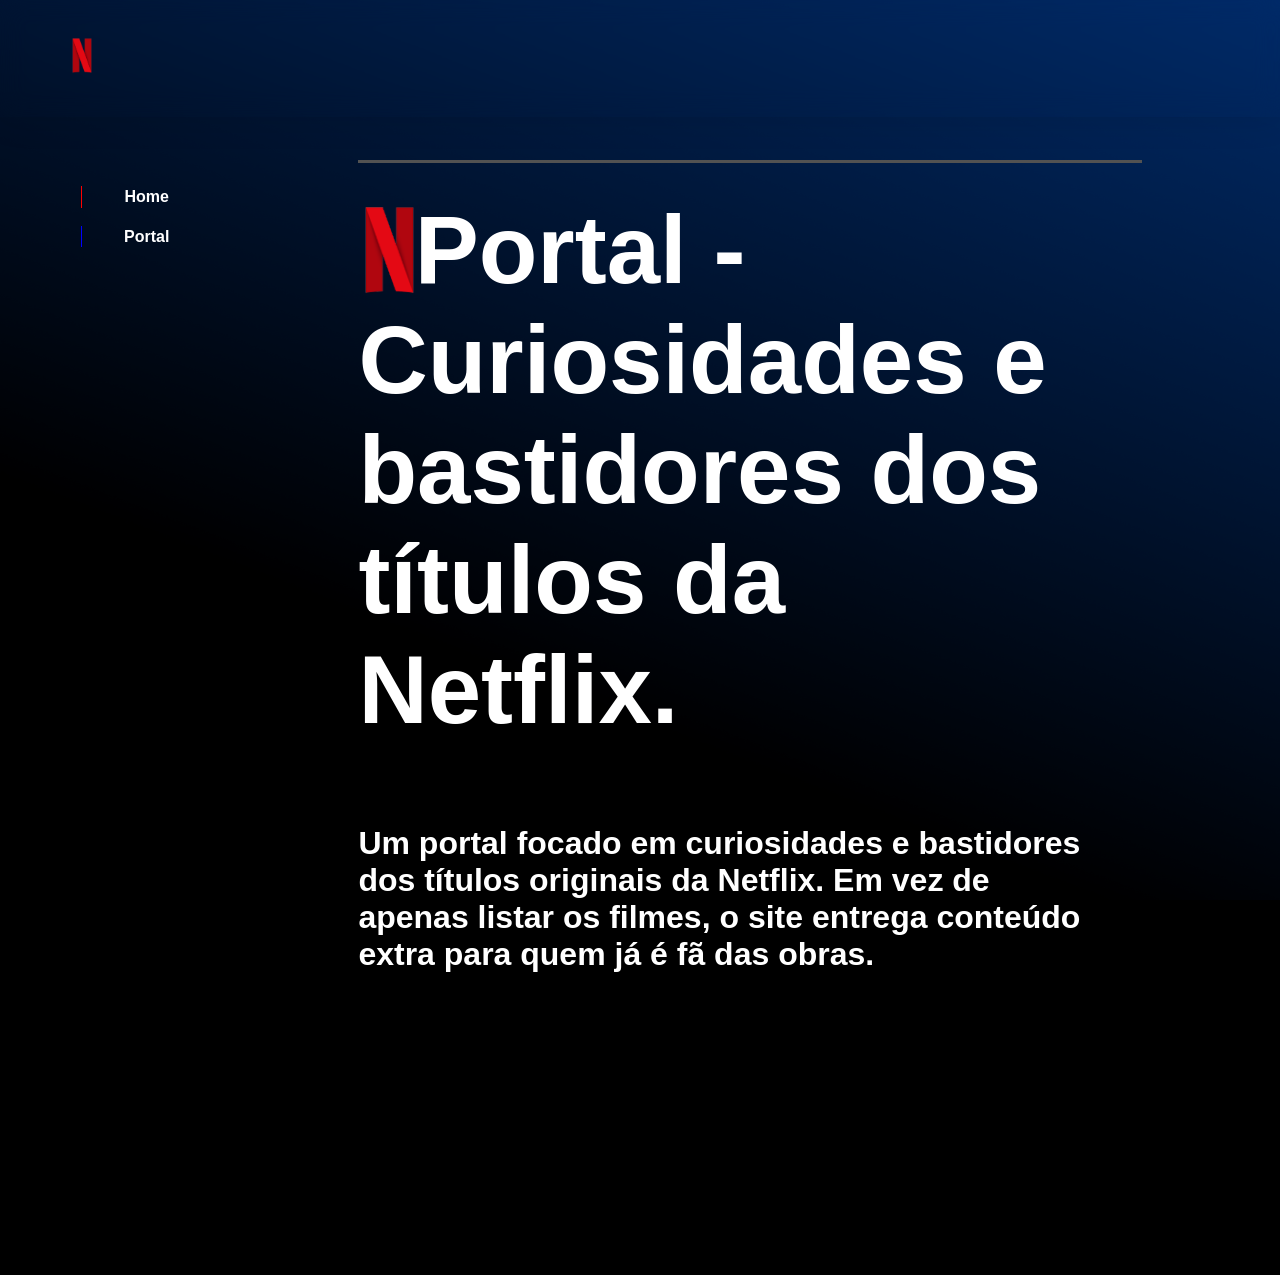
<file: index.html>
<!DOCTYPE html>
<html lang="en">

<head>
    <meta charset="UTF-8">
    <meta name="viewport" content="width=device-width, initial-scale=1.0">
    <title>NPortal - Home</title>
    <link rel="stylesheet" href="./styles/home.css">
</head>

<body>
    <header></header>
    <aside>
        <div id="lateral">
            <div id="N_logo"></div>
            <div id="links">
                <div class="barra_lateral">
                    <div class="home"></div>
                    <div onclick="window.location.href='./index.html'" id="link_1">
                        <p>Home</p>
                    </div>
                </div>
                <div class="barra_lateral">
                    <div class="portal"></div>
                    <div onclick="window.location.href='./pages/tela_escolha.html'" id="link_2">
                        <p>Portal</p>
                    </div>
                </div>
            </div>
        </div>
    </aside>
    <main>
        <div class="linha_divisao"></div>
        <div id="logo_titulo">
            <div id="img_titulo"></div>
            <h1 class="titulo">Portal -</h1>
        </div>
        <div id="gap">
            <h1 class="titulo">Curiosidades e bastidores dos títulos da Netflix.</h1>
            <h2 id="info">Um portal focado em curiosidades e bastidores dos títulos originais da Netflix. Em vez de
                apenas
                listar os
                filmes, o site entrega conteúdo extra para quem já é fã
                das obras.</h2>
        </div>
    </main>
</body>

</html>
</file>
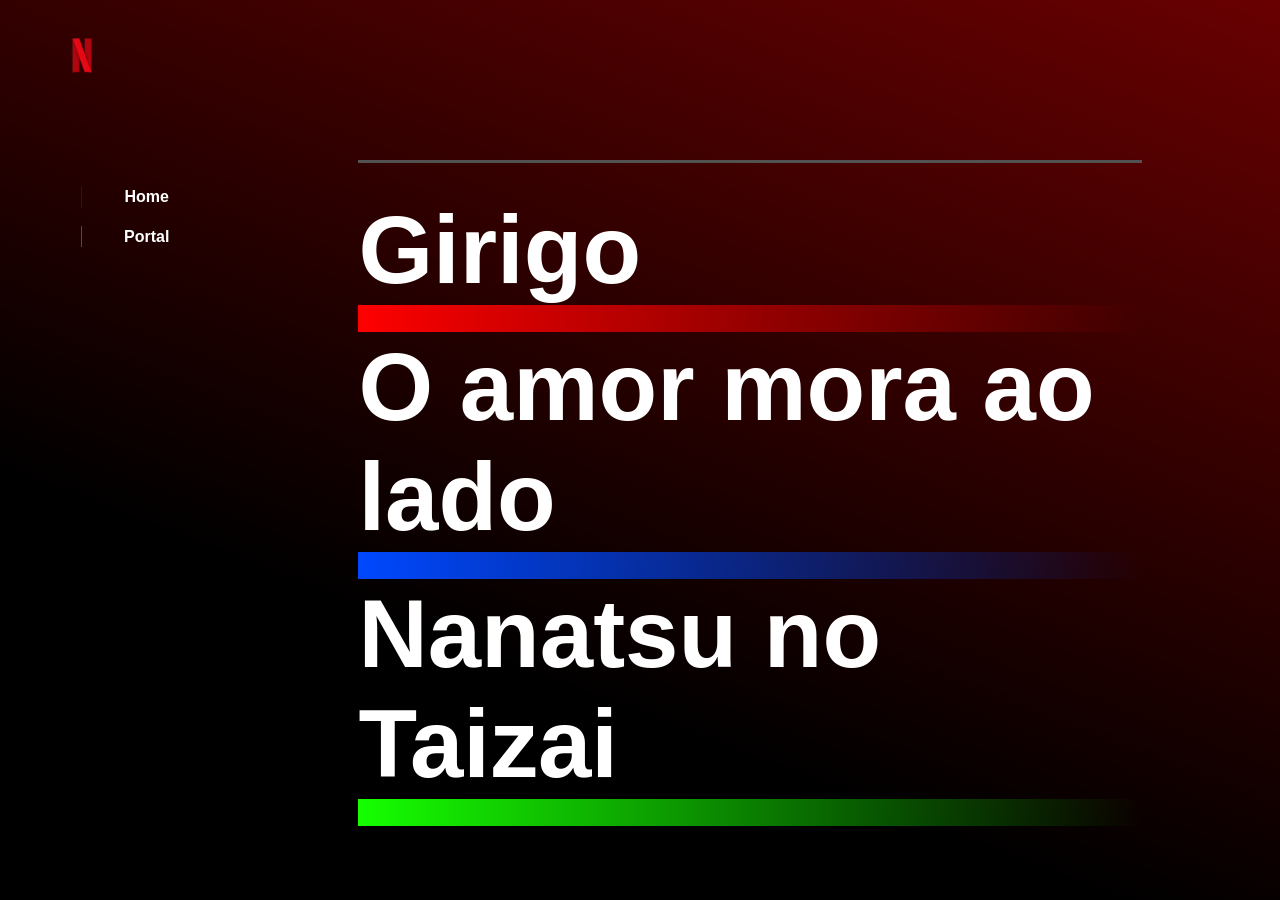
<file: pages/tela_escolha.html>
<!DOCTYPE html>
<html lang="en">

<head>
    <meta charset="UTF-8">
    <meta name="viewport" content="width=device-width, initial-scale=1.0">
    <title>NPortal - Títulos</title>
    <link rel="stylesheet" href="./../styles/home.css">
    <link rel="stylesheet" href="./../styles/tela_escolha.css">
</head>

<body>
    <aside>
        <div id="lateral">
            <div id="N_logo"></div>
            <div id="links">
                <div class="barra_lateral">
                    <div class="home"></div>
                    <div onclick="window.location.href='./../index.html'" id="link_1">
                        <p>Home</p>
                    </div>
                </div>
                <div class="barra_lateral">
                    <div class="portal"></div>
                    <div onclick="window.location.href='./tela_escolha.html'" id="link_2">
                        <p>Portal</p>
                    </div>
                </div>
            </div>
        </div>
    </aside>
    <main>
        <div class="linha_divisao"></div>
        <h1 onclick="window.location.href='./portais/portal_1.html'" class="titulo">Girigo</h1>
        <div id="red" class="gradiente"></div>
        <h1 onclick="window.location.href='./portais/portal_2.html'" class="titulo">O amor mora ao lado</h1>
        <div id="blue" class="gradiente"></div>
        <h1 onclick="window.location.href='./portais/portal_3.html'" class="titulo" class="titulo">Nanatsu no Taizai</h1>
        <div id="green" class="gradiente"></div>
    </main>
</body>

</html>
</file>
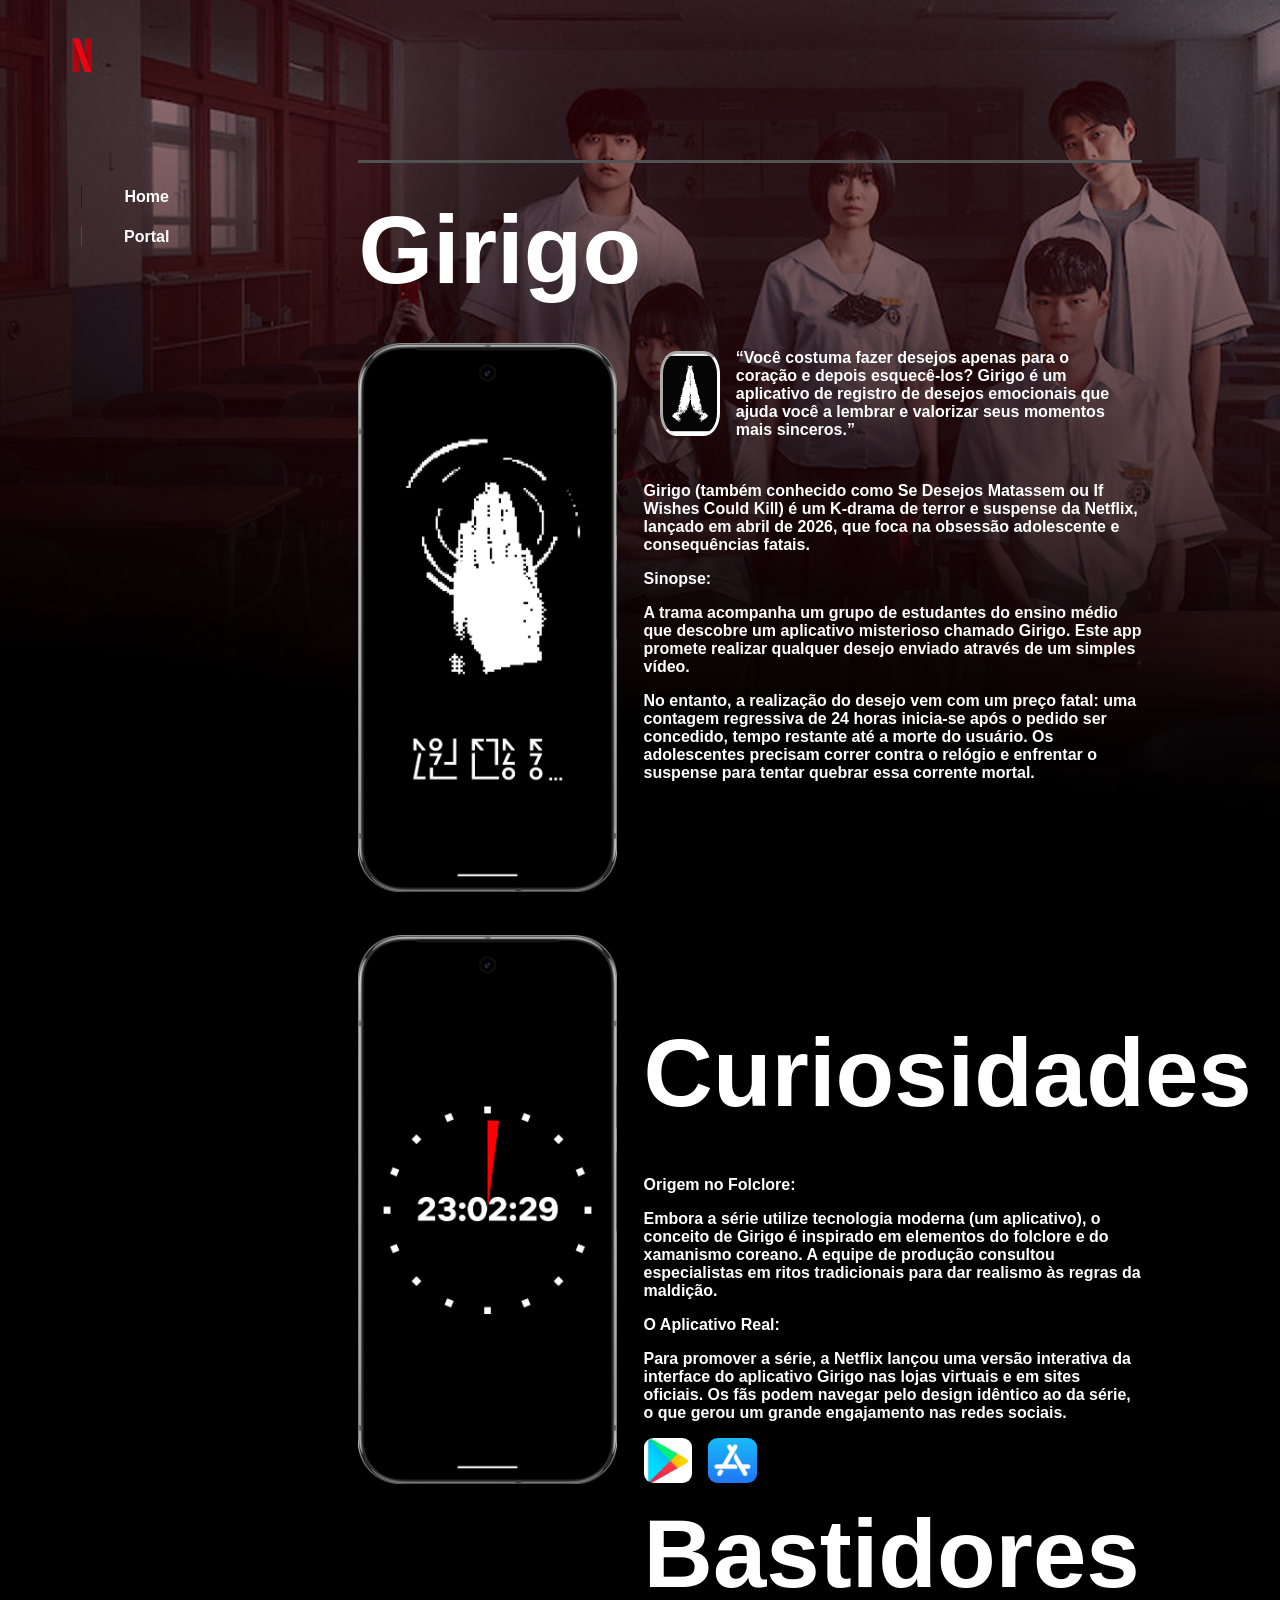
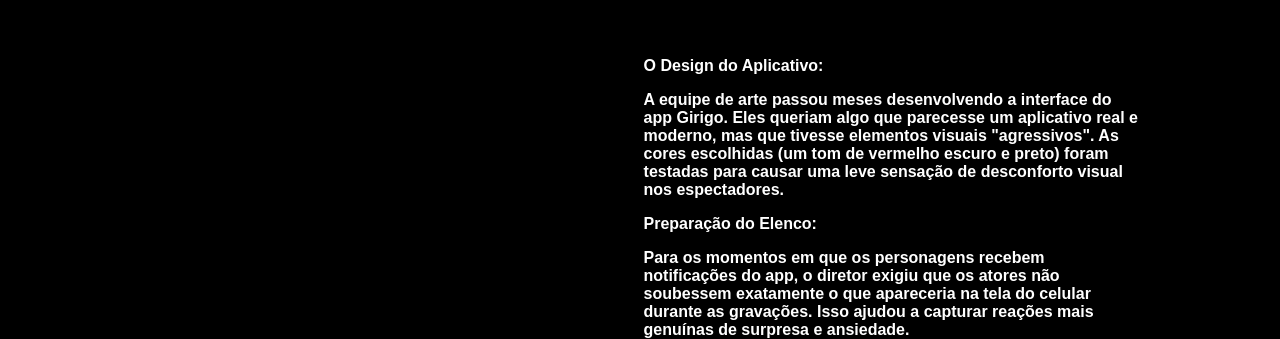
<file: pages/portais/portal_1.html>
<!DOCTYPE html>
<html lang="en">

<head>
    <meta charset="UTF-8">
    <meta name="viewport" content="width=device-width, initial-scale=1.0">
    <title>NPortal - Títulos</title>
    <link rel="stylesheet" href="./../../styles/home.css">
    <link rel="stylesheet" href="./../../styles/portal_1.css">
</head>

<body>
    <aside>
        <div id="lateral">
            <div id="N_logo"></div>
            <div id="links">
                <div class="barra_lateral">
                    <div class="home"></div>
                    <div onclick="window.location.href='./../../index.html'" id="link_1">
                        <p>Home</p>
                    </div>
                </div>
                <div class="barra_lateral">
                    <div class="portal"></div>
                    <div onclick="window.location.href='./../../pages/tela_escolha.html'" id="link_2">
                        <p>Portal</p>
                    </div>
                </div>
            </div>
        </div>
    </aside>
    <main>
        <div class="linha_divisao"></div>
        <h1 class="titulo">Girigo</h1>
        <div id="conteudo_principal">
            <div id="celulares">
                <div id="send"></div>
                <div id="timer"></div>
            </div>
            <div id="textos">
                <div id="titulo">
                    <div id="app_icon"></div>
                    <p>“Você costuma fazer desejos apenas para o coração e depois
                        esquecê-los?
                        Girigo é um aplicativo de registro de desejos emocionais
                        que ajuda você a lembrar e valorizar seus momentos mais sinceros.”</p>
                </div>
                <div class="subtitulos">
                    <p>Girigo (também conhecido como Se Desejos Matassem ou If Wishes Could Kill)
                        é um K-drama de terror e suspense da Netflix, lançado em abril de 2026,
                        que foca na obsessão adolescente e consequências fatais.
                    </p>
                    <p>Sinopse:
                    </p>
                    <p>A trama acompanha um grupo de estudantes do ensino médio que descobre
                        um aplicativo misterioso chamado Girigo. Este app promete realizar qualquer
                        desejo enviado através de um simples vídeo.
                    </p>
                    <p>
                        No entanto, a realização do desejo vem com um preço fatal: uma contagem regressiva de 24
                        horas
                        inicia-se após o pedido ser concedido, tempo restante até a morte do usuário. Os
                        adolescentes
                        precisam correr contra o relógio e enfrentar o suspense para tentar quebrar essa corrente
                        mortal.</p>
                </div>
                <div id="trailer">
                    <iframe width="560" height="315" src="https://www.youtube.com/embed/OJsERPNI3D0"
                        title="YouTube video player" frameborder="0" allowfullscreen>
                    </iframe>|
                </div>
                <div class="subtitulos">
                    <h1 class="titulo">Curiosidades</h1>
                    <p>Origem no Folclore:</p>
                    <p>Embora a série utilize tecnologia moderna (um aplicativo), o conceito de Girigo é inspirado em
                        elementos do folclore e do xamanismo coreano. A equipe de produção consultou especialistas em
                        ritos
                        tradicionais para dar realismo às regras da maldição.</p>
                    <p>O Aplicativo Real:</p>
                    <p>
                        Para promover a série, a Netflix lançou uma versão interativa da interface do aplicativo Girigo
                        nas
                        lojas virtuais e em sites oficiais. Os fãs podem navegar pelo design idêntico ao da série, o que
                        gerou um grande engajamento nas redes sociais.</p>
                    <div id="apps">
                        <button id="play_store" class="icon"
                            onclick="window.location.href='https://play.google.com/store/search?q=girigo&c=apps&hl=pt_BR'"></button>
                        <button id="app_store" class="icon"
                            onclick="window.location.href='https://apps.apple.com/us/app/기리고/id6749406672'"></button>
                    </div>
                    <h1 class="titulo">Bastidores</h1>
                    <p>O Design do Aplicativo:</p>
                    <p>A equipe de arte passou meses desenvolvendo a interface do app Girigo. Eles queriam algo que
                        parecesse um aplicativo real e moderno, mas que tivesse elementos visuais "agressivos". As cores
                        escolhidas (um tom de vermelho escuro e preto) foram testadas para causar uma leve sensação de
                        desconforto visual nos espectadores.</p>
                    <p>Preparação do Elenco:</p>
                    <p>Para os momentos em que os personagens recebem notificações do app, o diretor exigiu que os
                        atores
                        não soubessem exatamente o que apareceria na tela do celular durante as gravações. Isso ajudou a
                        capturar reações mais genuínas de surpresa e ansiedade.</p>
                </div>
            </div>
    </main>
</body>

</html>
</file>
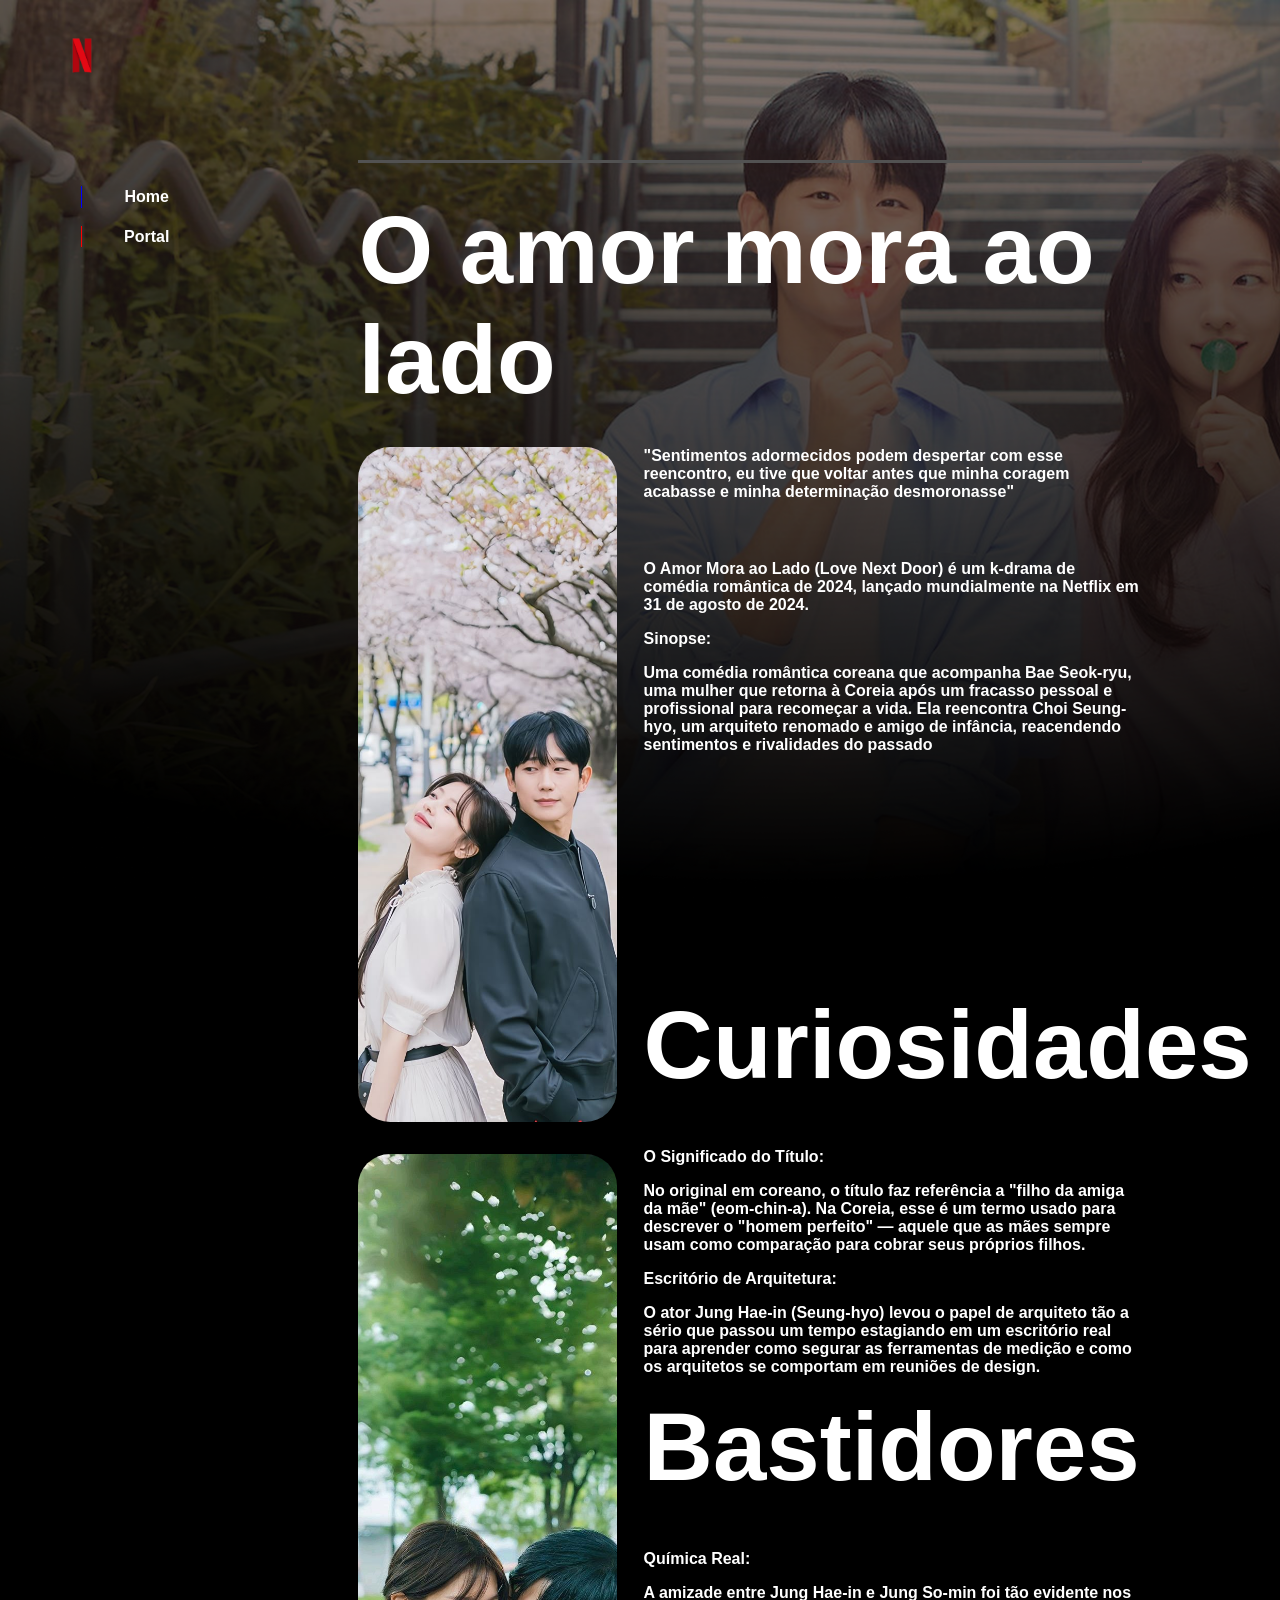
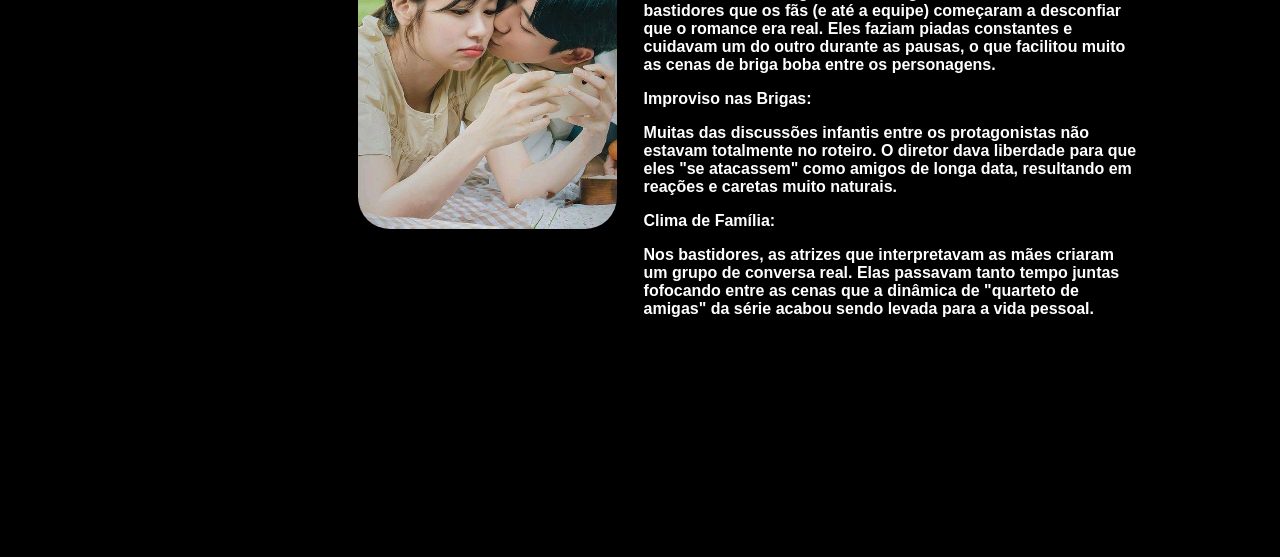
<file: pages/portais/portal_2.html>
<!DOCTYPE html>
<html lang="en">

<head>
    <meta charset="UTF-8">
    <meta name="viewport" content="width=device-width, initial-scale=1.0">
    <title>NPortal - O amor mora ao lado</title>
    <link rel="stylesheet" href="./../../styles/home.css">
    <link rel="stylesheet" href="./../../styles/portal_2.css">
</head>

<body>
    <aside>
        <div id="lateral">
            <div id="N_logo"></div>
            <div id="links">
                <div class="barra_lateral">
                    <div class="home"></div>
                    <div onclick="window.location.href='./../../index.html'" id="link_1">
                        <p>Home</p>
                    </div>
                </div>
                <div class="barra_lateral">
                    <div class="portal"></div>
                    <div onclick="window.location.href='./../../pages/tela_escolha.html'" id="link_2">
                        <p>Portal</p>
                    </div>
                </div>
            </div>
        </div>
    </aside>
    <main>
        <div class="linha_divisao"></div>
        <h1 class="titulo">O amor mora ao lado</h1>
        <div id="conteudo_principal">
            <div id="celulares">
                <div id="Banner_1"></div>
                <div id="Banner_2"></div>
            </div>
            <div id="textos">
                <div id="titulo">
                    <p>"Sentimentos adormecidos podem despertar com esse reencontro, eu tive que voltar antes que
                        minha coragem acabasse e minha determinação desmoronasse"</p>
                </div>
                <div class="subtitulos">
                    <p>O Amor Mora ao Lado (Love Next Door) é um k-drama de comédia romântica de 2024, lançado
                        mundialmente na Netflix em 31 de agosto de 2024.
                    </p>
                    <p>Sinopse:
                    </p>
                    <p>Uma comédia romântica coreana que acompanha Bae Seok-ryu, uma mulher que retorna à Coreia após
                        um fracasso pessoal e profissional para recomeçar a vida. Ela reencontra Choi Seung-hyo, um
                        arquiteto renomado e amigo de infância, reacendendo sentimentos e rivalidades do passado
                    </p>

                </div>
                <div id="trailer">
                    <iframe width="560" height="315" src="https://www.youtube.com/embed/igovXqQsA7U"
                        title="YouTube video player" frameborder="0" allowfullscreen>
                    </iframe>|
                </div>
                <div class="subtitulos">
                    <h1 class="titulo">Curiosidades</h1>
                    <p>O Significado do Título:</p>
                    <p>No original em coreano, o título faz referência a "filho da amiga da
                        mãe" (eom-chin-a). Na Coreia, esse é um termo usado para descrever o "homem perfeito" — aquele
                        que as mães sempre usam como comparação para cobrar seus próprios filhos.</p>
                    <p>Escritório de Arquitetura:</p>
                    <p> O ator Jung Hae-in (Seung-hyo) levou o papel de arquiteto tão a sério que passou um tempo
                        estagiando em um escritório real para aprender como segurar as ferramentas de medição e como os
                        arquitetos se comportam em reuniões de design.</p>
                    <h1 class="titulo">Bastidores</h1>
                    <p>Química Real:</p>
                    <p>A amizade entre Jung Hae-in e Jung So-min foi tão evidente nos bastidores que os
                        fãs (e até a equipe) começaram a desconfiar que o romance era real. Eles faziam piadas
                        constantes e cuidavam um do outro durante as pausas, o que facilitou muito as cenas de briga
                        boba entre os personagens.</p>
                    <p>Improviso nas Brigas:</p>
                    <p>Muitas das discussões infantis entre os protagonistas não estavam
                        totalmente no roteiro. O diretor dava liberdade para que eles "se atacassem" como amigos de
                        longa data, resultando em reações e caretas muito naturais.</p>
                    <p>Clima de Família:</p>
                    <p>Nos bastidores, as atrizes que interpretavam as mães criaram um grupo de
                        conversa real. Elas passavam tanto tempo juntas fofocando entre as cenas que a dinâmica de
                        "quarteto de amigas" da série acabou sendo levada para a vida pessoal.</p>
                </div>
            </div>
    </main>
</body>

</html>
</file>
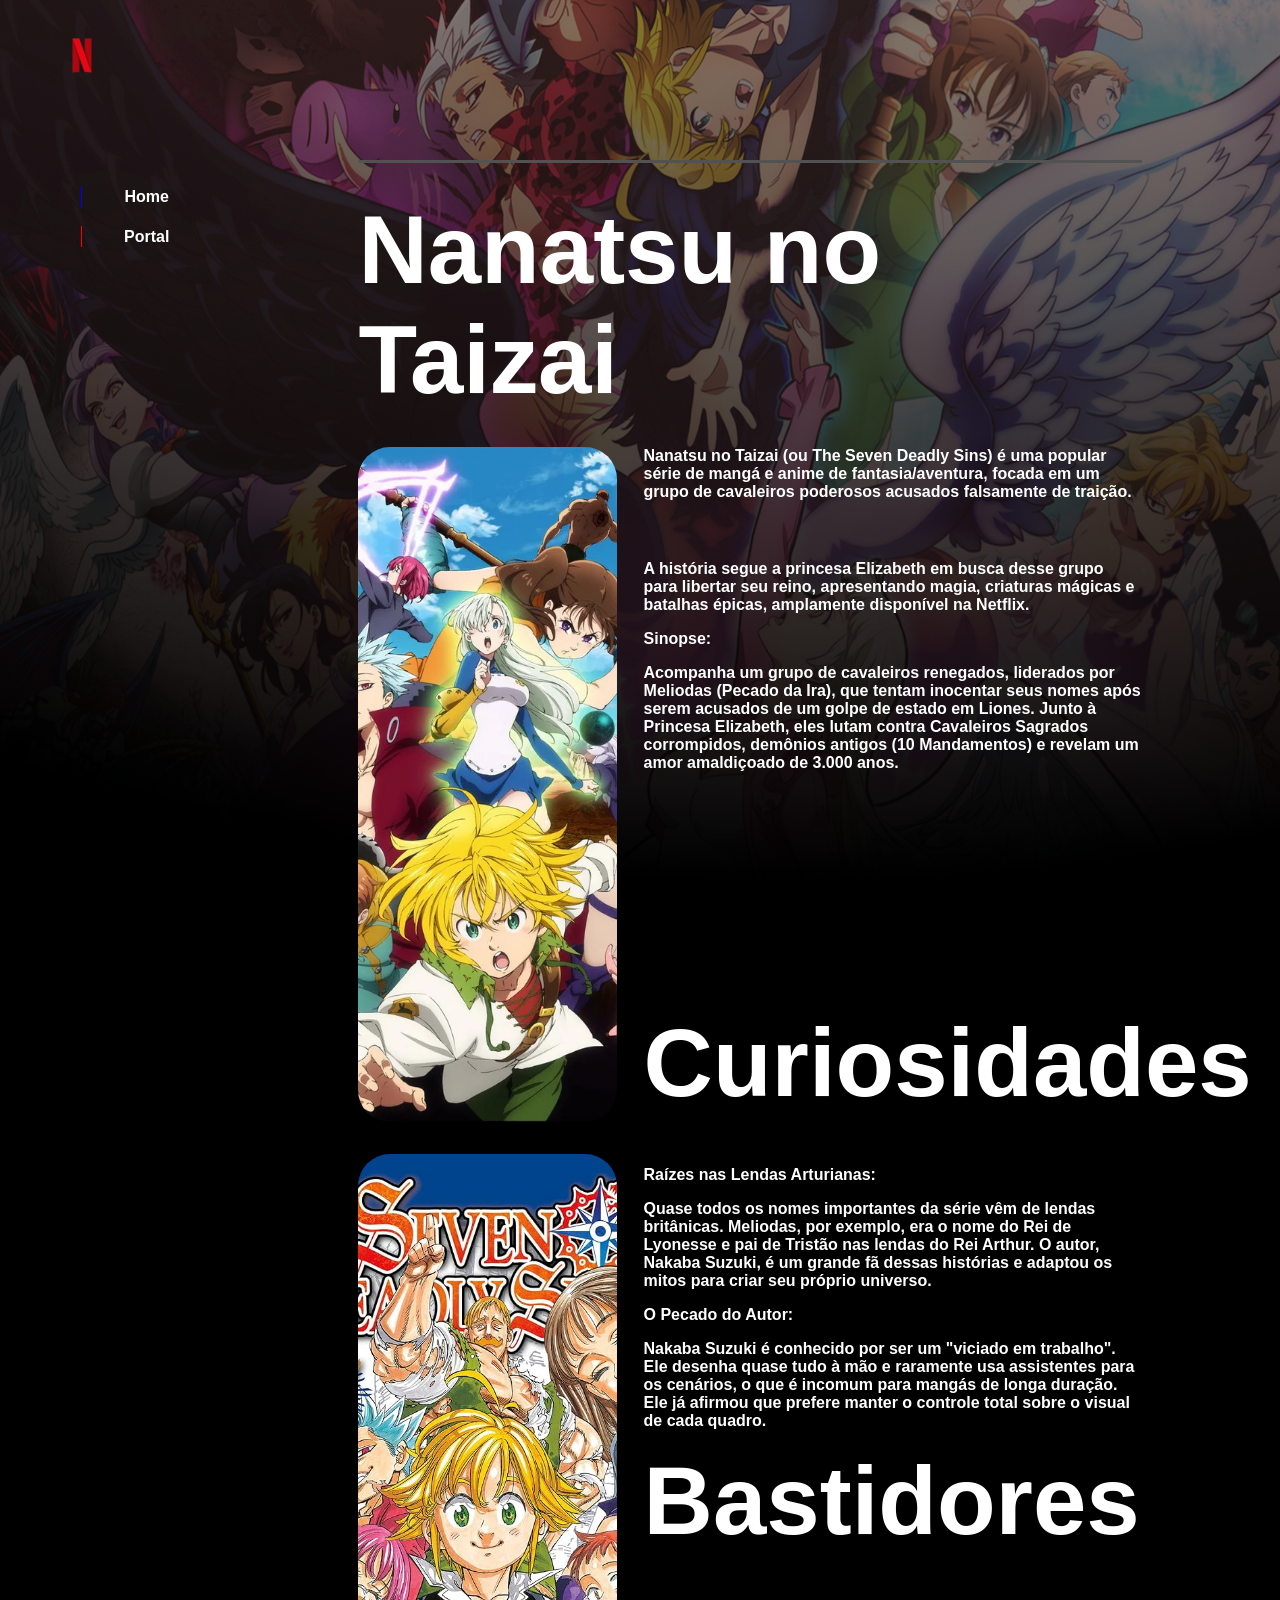
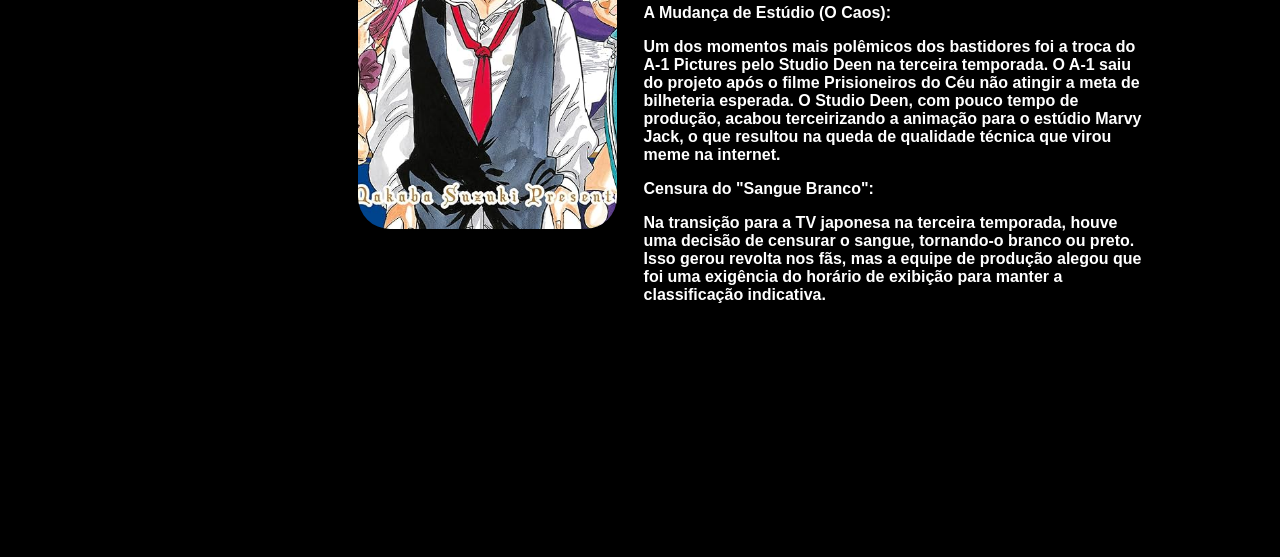
<file: pages/portais/portal_3.html>
<!DOCTYPE html>
<html lang="en">

<head>
    <meta charset="UTF-8">
    <meta name="viewport" content="width=device-width, initial-scale=1.0">
    <title>NPortal - Nanatsu</title>
    <link rel="stylesheet" href="./../../styles/home.css">
    <link rel="stylesheet" href="./../../styles/portal_3.css">
</head>

<body>
    <aside>
        <div id="lateral">
            <div id="N_logo"></div>
            <div id="links">
                <div class="barra_lateral">
                    <div class="home"></div>
                    <div onclick="window.location.href='./../../index.html'" id="link_1">
                        <p>Home</p>
                    </div>
                </div>
                <div class="barra_lateral">
                    <div class="portal"></div>
                    <div onclick="window.location.href='./../../pages/tela_escolha.html'" id="link_2">
                        <p>Portal</p>
                    </div>
                </div>
            </div>
        </div>
    </aside>
    <main>
        <div class="linha_divisao"></div>
        <h1 class="titulo">Nanatsu no Taizai</h1>
        <div id="conteudo_principal">
            <div id="celulares">
                <div id="Banner_1"></div>
                <div id="Banner_2"></div>
            </div>
            <div id="textos">
                <div id="titulo">
                    <p>Nanatsu no Taizai (ou The Seven Deadly Sins) é uma popular série de mangá e anime de
                        fantasia/aventura, focada em um grupo de cavaleiros poderosos acusados falsamente de traição.
                    </p>
                </div>
                <div class="subtitulos">
                    <p>A história segue a princesa Elizabeth em busca desse grupo para libertar seu reino,
                        apresentando magia, criaturas mágicas e batalhas épicas, amplamente disponível na Netflix.
                    </p>
                    <p>Sinopse:
                    </p>
                    <p>Acompanha um grupo de cavaleiros renegados, liderados por Meliodas (Pecado da Ira), que tentam
                        inocentar seus nomes após serem acusados de um golpe de estado em Liones. Junto à Princesa
                        Elizabeth, eles lutam contra Cavaleiros Sagrados corrompidos, demônios antigos (10 Mandamentos)
                        e revelam um amor amaldiçoado de 3.000 anos.
                    </p>

                </div>
                <div id="trailer">
                    <iframe width="560" height="315" src="https://www.youtube.com/embed/wxcvbL6o55M"
                        title="YouTube video player" frameborder="0" allowfullscreen>
                    </iframe>|
                </div>
                <div class="subtitulos">
                    <h1 class="titulo">Curiosidades</h1>
                    <p>Raízes nas Lendas Arturianas:</p>
                    <p>Quase todos os nomes importantes da série vêm de lendas britânicas.
                        Meliodas, por exemplo, era o nome do Rei de Lyonesse e pai de Tristão nas lendas do Rei Arthur.
                        O autor, Nakaba Suzuki, é um grande fã dessas histórias e adaptou os mitos para criar seu
                        próprio universo.</p>
                    <p>O Pecado do Autor:</p>
                    <p>Nakaba Suzuki é conhecido por ser um "viciado em trabalho". Ele desenha quase tudo à mão e
                        raramente usa assistentes para os cenários, o que é incomum para mangás de longa duração. Ele já
                        afirmou que prefere manter o controle total sobre o visual de cada quadro.</p>
                    <h1 class="titulo">Bastidores</h1>
                    <p>A Mudança de Estúdio (O Caos):</p>
                    <p>Um dos momentos mais polêmicos dos bastidores foi a troca do A-1
                        Pictures pelo Studio Deen na terceira temporada. O A-1 saiu do projeto após o filme Prisioneiros
                        do Céu não atingir a meta de bilheteria esperada. O Studio Deen, com pouco tempo de produção,
                        acabou terceirizando a animação para o estúdio Marvy Jack, o que resultou na queda de qualidade
                        técnica que virou meme na internet.</p>
                    <p>Censura do "Sangue Branco":</p>
                    <p>Na transição para a TV japonesa na terceira temporada, houve uma decisão de censurar o sangue,
                        tornando-o branco ou preto. Isso gerou revolta nos fãs, mas a equipe de produção alegou que foi
                        uma exigência do horário de exibição para manter a classificação indicativa.</p>
                </div>
            </div>
    </main>
</body>

</html>
</file>
<file: styles/home.css>
* {
    margin: 0;
    padding: 0;
}

html,
body {
    width: 100%;
    height: 100%;
    margin: 0;

    font-size: 16px;
}

header {
    height: 13%;
    width: 100%;
    position: fixed;

    background: rgba(255, 255, 255, 0);
    box-shadow: 0 4px 30px rgba(0, 0, 0, 0.1);
    backdrop-filter: blur(12.4px);
    -webkit-backdrop-filter: blur(12.4px);

}

body {
    display: flex;
    flex-direction: row;
    background-color: black;
}

body {
    background-image: url("./../assets/background/Background.png");
    background-size: cover;
    background-position: center;
    background-repeat: no-repeat;
}


aside {
    height: 100vh;
    width: 28%;

    display: flex;
    justify-content: center;

    position: fixed;
    left: 0;
    top: 0;
}

#lateral {
    display: flex;
    width: 60%;
    flex-direction: column;
    gap: 0.8vh;
}

#N_logo {
    width: 1.6vw;
    height: 4vh;
    margin-top: 4.2vh;

    background-image: url("./../assets/icons/Netflix_Logo.png");
    background-size: contain;
    background-position: center;
    background-repeat: no-repeat;
}

.barra_lateral {
    display: flex;
    align-items: center;
    gap: 1vw;
    margin-left: 0.7vw;
}

#links {
    margin-top: 11.7vh;

    display: flex;
    flex-direction: column;
    gap: 2vh;
}


#link_1,
#link_2 {
    width: 50%;
    height: 50%;

    display: flex;
    justify-content: center;
    align-items: center;
}

main {
    flex: 1;
    display: flex;
    flex-direction: column;
    min-height: 100vh;
    margin-left: 28%;
}

.home,
.portal {
    width: 0.14vw;
    height: 2.4vh;
}

#link_1,
#link_2 {
    font-family: 'Inter', sans-serif;
    font-weight: 600;

    font-size: 1rem;

    color: white;
    cursor: pointer;
}

.linha_divisao {
    border-bottom: 3px solid rgb(82, 82, 82);
    width: 85%;

    padding-top: 10rem;
    margin-bottom: 2rem;
}

#logo_titulo {
    display: flex;
    flex-direction: row;
    align-items: center;

    height: 17vh;
}

.titulo {
    font-size: 6rem;
}

#info {
    font-size: 2rem;
    height: 50vh;
}

#gap {
    display: flex;
    flex-direction: column;
    gap: 5rem;
}

#info,
.titulo {
    font-family: 'Inter', sans-serif;
    color: white;
    width: 80%;
    cursor: pointer;
}

#img_titulo {
    height: 11vh;
    width: 4vw;
    margin-left: 0.4vw;

    background-image: url("./../assets/icons/Netflix_Logo.png");
    background-size: contain;
    background-position: center;
    background-repeat: no-repeat;
}

.gradiente {
    width: 85%;
    height: 3vh;
}

#red {
    background: #ff0000;
    background: linear-gradient(90deg, rgba(255, 0, 0, 1) 0%, rgba(0, 0, 0, 0) 100%);
}

#blue {
    background: #0048ff;
    background: linear-gradient(90deg, rgba(0, 72, 255, 1) 0%, rgba(0, 0, 0, 0) 100%);
}

#green {
    background: #15ff00;
    background: linear-gradient(90deg, rgba(21, 255, 0, 1) 0%, rgba(0, 0, 0, 0) 100%);
}

.portal {
    background-color: blue;
}

.home {
    background-color: red;
}

@media (max-width: 708px) {
    aside {
        width: 100%;
        height: 15vh;
    }

    #N_logo {
        margin-top: 0vh;
        width: 3vh;
        height: 6vh;
    }


    #lateral {
        flex-direction: row;
        width: 100%;
        height: 100%;

        justify-content: center;
        align-items: center;

        background: rgba(255, 255, 255, 0);
        box-shadow: 0 4px 30px rgba(0, 0, 0, 0.1);
        backdrop-filter: blur(12.4px);
        -webkit-backdrop-filter: blur(12.4px);
    }

    .barra_lateral {
        display: flex;
        align-items: center;
        gap: 7vw;
    }

    #links {
        flex-direction: row;
        margin-top: 0vh;
        width: 80%;
        height: 5vh;

        justify-content: flex-end;
    }

    main {
        margin-left: 5%;
    }

    #img_titulo {
    height: 11vh;
    width: 7vw;
}


    .titulo {
        font-size: 3rem;
    }

    .linha_divisao {
        width: 95%;
    }

    #info {
        height: 70vh;
    }

    .home,
    .portal {
        width: 0.5vw;
        height: 2.4vh;
    }

    #link_1,
    #link_2 {
        font-size: 1.5rem;
    }

    .linha_divisao {
    border-bottom: 3px solid rgb(82, 82, 82);
    width: 95%;

    padding-top: 7rem;
    margin-bottom: 2rem;
}
}
</file>
<file: styles/tela_escolha.css>
body {
    background-image: url("./../assets/background/Background2.png");
    background-size: cover;
    background-position: center;
    background-repeat: no-repeat;
}

.home {
    background-color: blue;
}

.portal {
    background-color: red;
}
</file>
<file: styles/portal_1.css>
body {
    background-image: url("./../assets/background/Portal_1.png");
    background-size: cover;
    background-position: center;
    background-repeat: no-repeat;

    overflow-y: auto;
}

#conteudo_principal {
    background-color: rgba(0, 0, 255, 0);
    width: 85%;

    display: flex;
    flex-direction: row;
    justify-content: space-between;
}

#celulares {
    height: auto;
    width: 33%;

    display: flex;
    flex-direction: column;
    gap: 2rem;
}

#send {
    background-image: url("./../assets/banners/Send.png");
}

#timer {
    background-image: url("./../assets/banners/Timer.png");
}

#send,
#timer {
    width: 100%;
    aspect-ratio: 9 / 19.5;
    background-size: contain;
    background-position: center;
    background-repeat: no-repeat;
}

#textos {
    background-color: rgba(255, 251, 0, 0);
    display: flex;
    flex-direction: column;
    width: 63.6%;
    height: 75vh;
    gap: 2rem;
}

#titulo {
    display: flex;
    flex-direction: row;
    align-items: center;
    gap: 1rem;
    min-height: 9vh;
    padding: 1rem;
}

.titulo {
    margin-bottom: 2rem;
}

.subtitulos {
    display: flex;
    flex-direction: column;
    width: 100%;
    gap: 1rem;
}


#app_icon {
    background-image: url("./../assets/icons/Girigo_Logo.png");
    background-size: cover;
    background-position: center;
    background-repeat: no-repeat;
    height: 8.8vh;
    width: 46%;
    border-radius: 27%;
    border: 3px inset #ffffff;
}

#trailer {
    width: 100%;
    height: 60vh;
}

iframe {
    width: 100%;
    height: 100%;
    border: none;
}

p {
    font-family: 'Inter', sans-serif;
    font-weight: 600;

    font-size: 1rem;
    gap: 3rem;

    color: white;
}

#apps {
    height: 5vh;
    display: flex;
    gap: 1rem;
}

.icon {
    height: 100%;
    width: 5.4vh;
    border: none;
}

#play_store {
    background-image: url("./../assets/icons/play_store.jpeg");
}

#app_store {
    background-image: url(./../assets/icons/app_store.jpeg);
}

#play_store,
#app_store {
    background-size: cover;
    background-position: center;
    background-repeat: no-repeat;
    border-radius: 20%;
    cursor: pointer;
}

.home {
    background-color: blue;
}

.portal {
    background-color: red;
}


@media (max-width: 708px) {

    #conteudo_principal {
        flex-direction: column-reverse;
        width: 95%;
        align-items: center;
    }

    #textos {
        background-color: rgba(255, 251, 0, 0);
        display: flex;
        flex-direction: column;
        width: 100%;
        height: auto;
        gap: 2rem;
    }

    #titulo {
        gap: 1rem;
        min-height: 59vh;
        padding: 1rem;
        flex-direction: column;
    }


    .titulo {
        font-size: 5rem;
    }

    #app_icon {
        height: 15vh;
        width: 15vh;
    }

    p {
        font-size: 2rem;
    }

    .subtitulos {
        gap: 3rem;
    }

    #celulares {
        width: 54%;
    }

    #celulares {
        width: 100%;
        flex-direction: column;
        height: auto;
        gap: 2rem;
        display: flex;
        align-items: center;
        margin: 5rem;
    }

    #send,
    #timer {
        width: 80%;
    }

    #apps {
        height: 10vh;
        gap: 2rem;
    }

    .icon {
        height: 100%;
        width: 10vh;
    }

}
</file>
<file: styles/portal_2.css>
body {
    background-image: url("./../assets/background/Portal_2.png");
    background-size: cover;
    background-position: center;
    background-repeat: no-repeat;

    overflow-y: auto;
}

#conteudo_principal {
    background-color: rgba(0, 0, 255, 0);
    width: 85%;

    display: flex;
    flex-direction: row;
    justify-content: space-between;
}

#celulares {
    height: 190vh;
    width: 33%;

    display: flex;
    flex-direction: column;
    gap: 2rem;
}

#Banner_1 {
    background-image: url("./../assets/banners/Banner_1.jpeg");
    background-size: cover;
    background-position: center;
    background-repeat: no-repeat;
    height: 75vh;
    width: 100%;
    border-radius: 2rem;
}

#Banner_2 {
    background-image: url("./../assets/banners/Banner_2.jpeg");
    background-size: cover;
    background-position: center;
    background-repeat: no-repeat;
    height: 75vh;
    width: 100%;
    border-radius: 2rem;
}

#textos {
    background-color: rgba(255, 251, 0, 0);
    display: flex;
    flex-direction: column;
    width: 63.6%;
    height: 75vh;
    gap: 2rem;
}

#titulo {
    align-items: center;
    gap: 1rem;
    min-height: 9vh;
}

.titulo {
    margin-bottom: 2rem;
}

.subtitulos {
    display: flex;
    flex-direction: column;
    width: 100%;
    gap: 1rem;
}

#trailer {
    width: 100%;
    height: 60vh;
}

iframe {
    width: 100%;
    height: 100%;
    border: none;
}

p {
    font-family: 'Inter', sans-serif;
    font-weight: 600;

    font-size: 1rem;
    gap: 3rem;

    color: white;
}

.home {
    background-color: blue;
}

.portal {
    background-color: red;
}

@media (max-width: 708px) {

    body {
        background-image: url("./../assets/background/Portal_2_media.png");

    }


    #conteudo_principal {
        flex-direction: column-reverse;
        width: 95%;
        align-items: center;
    }

    #textos {
        background-color: rgba(255, 251, 0, 0);
        display: flex;
        flex-direction: column;
        width: 100%;
        height: auto;
        gap: 2rem;
    }

    #titulo {
        gap: 1rem;
        min-height: 30vh;
        padding: 1rem;
        flex-direction: column;
    }

    .titulo {
        font-size: 5rem;
    }

    p {
        font-size: 2rem;
    }

    .subtitulos {
        gap: 3rem;
    }

    #celulares {
        width: 54%;
    }

    #celulares {
        width: 100%;
        flex-direction: column;
        height: auto;
        gap: 2rem;
        display: flex;
        align-items: center;
        margin: 5rem;
    }

    #Banner_1,
    #Banner_2 {
        width: 80%;
        height: 111vh;
    }

}
</file>
<file: styles/portal_3.css>
body {
    background-image: url("./../assets/background/Portal_3.png");
    background-size: cover;
    background-position: center;
    background-repeat: no-repeat;

    overflow-y: auto;
}

#conteudo_principal {
    background-color: rgba(0, 0, 255, 0);
    width: 85%;

    display: flex;
    flex-direction: row;
    justify-content: space-between;
}

#celulares {
    height: 190vh;
    width: 33%;

    display: flex;
    flex-direction: column;
    gap: 2rem;
}

#Banner_1 {
    background-image: url("./../assets/banners/Picture_1.webp");
    background-size: cover;
    background-position: center;
    background-repeat: no-repeat;
    height: 75vh;
    width: 100%;
    border-radius: 2rem;
}

#Banner_2 {
    background-image: url("./../assets/banners/Picture_2.jpg");
    background-size: cover;
    background-position: center;
    background-repeat: no-repeat;
    height: 75vh;
    width: 100%;
    border-radius: 2rem;
}

#textos {
    background-color: rgba(255, 251, 0, 0);
    display: flex;
    flex-direction: column;
    width: 63.6%;
    height: 75vh;
    gap: 2rem;
}

#titulo {
    align-items: center;
    gap: 1rem;
    min-height: 9vh;
}

.titulo {
    margin-bottom: 2rem;
}

.subtitulos {
    display: flex;
    flex-direction: column;
    width: 100%;
    gap: 1rem;
}

#trailer {
    width: 100%;
    height: 60vh;
}

iframe {
    width: 100%;
    height: 100%;
    border: none;
}

p {
    font-family: 'Inter', sans-serif;
    font-weight: 600;

    font-size: 1rem;
    gap: 3rem;

    color: white;
}

.home{
    background-color: blue;
}

.portal{
    background-color: red;
}

@media (max-width: 708px) {

    body {
        background-image: url("./../assets/background/Portal_3_media.png");

    }

    #conteudo_principal {
        flex-direction: column-reverse;
        width: 95%;
        align-items: center;
    }

    #textos {
        background-color: rgba(255, 251, 0, 0);
        display: flex;
        flex-direction: column;
        width: 100%;
        height: auto;
        gap: 2rem;
    }

    #titulo {
        gap: 1rem;
        min-height: 30vh;
        padding: 1rem;
        flex-direction: column;
    }

    .titulo {
        font-size: 5rem;
    }

    p {
        font-size: 2rem;
    }

    .subtitulos {
        gap: 3rem;
    }

    #celulares {
        width: 54%;
    }

    #celulares {
        width: 100%;
        flex-direction: column;
        height: auto;
        gap: 2rem;
        display: flex;
        align-items: center;
        margin: 5rem;
    }

    #Banner_1,
    #Banner_2 {
        width: 80%;
        height: 111vh;
    }

}
</file>
